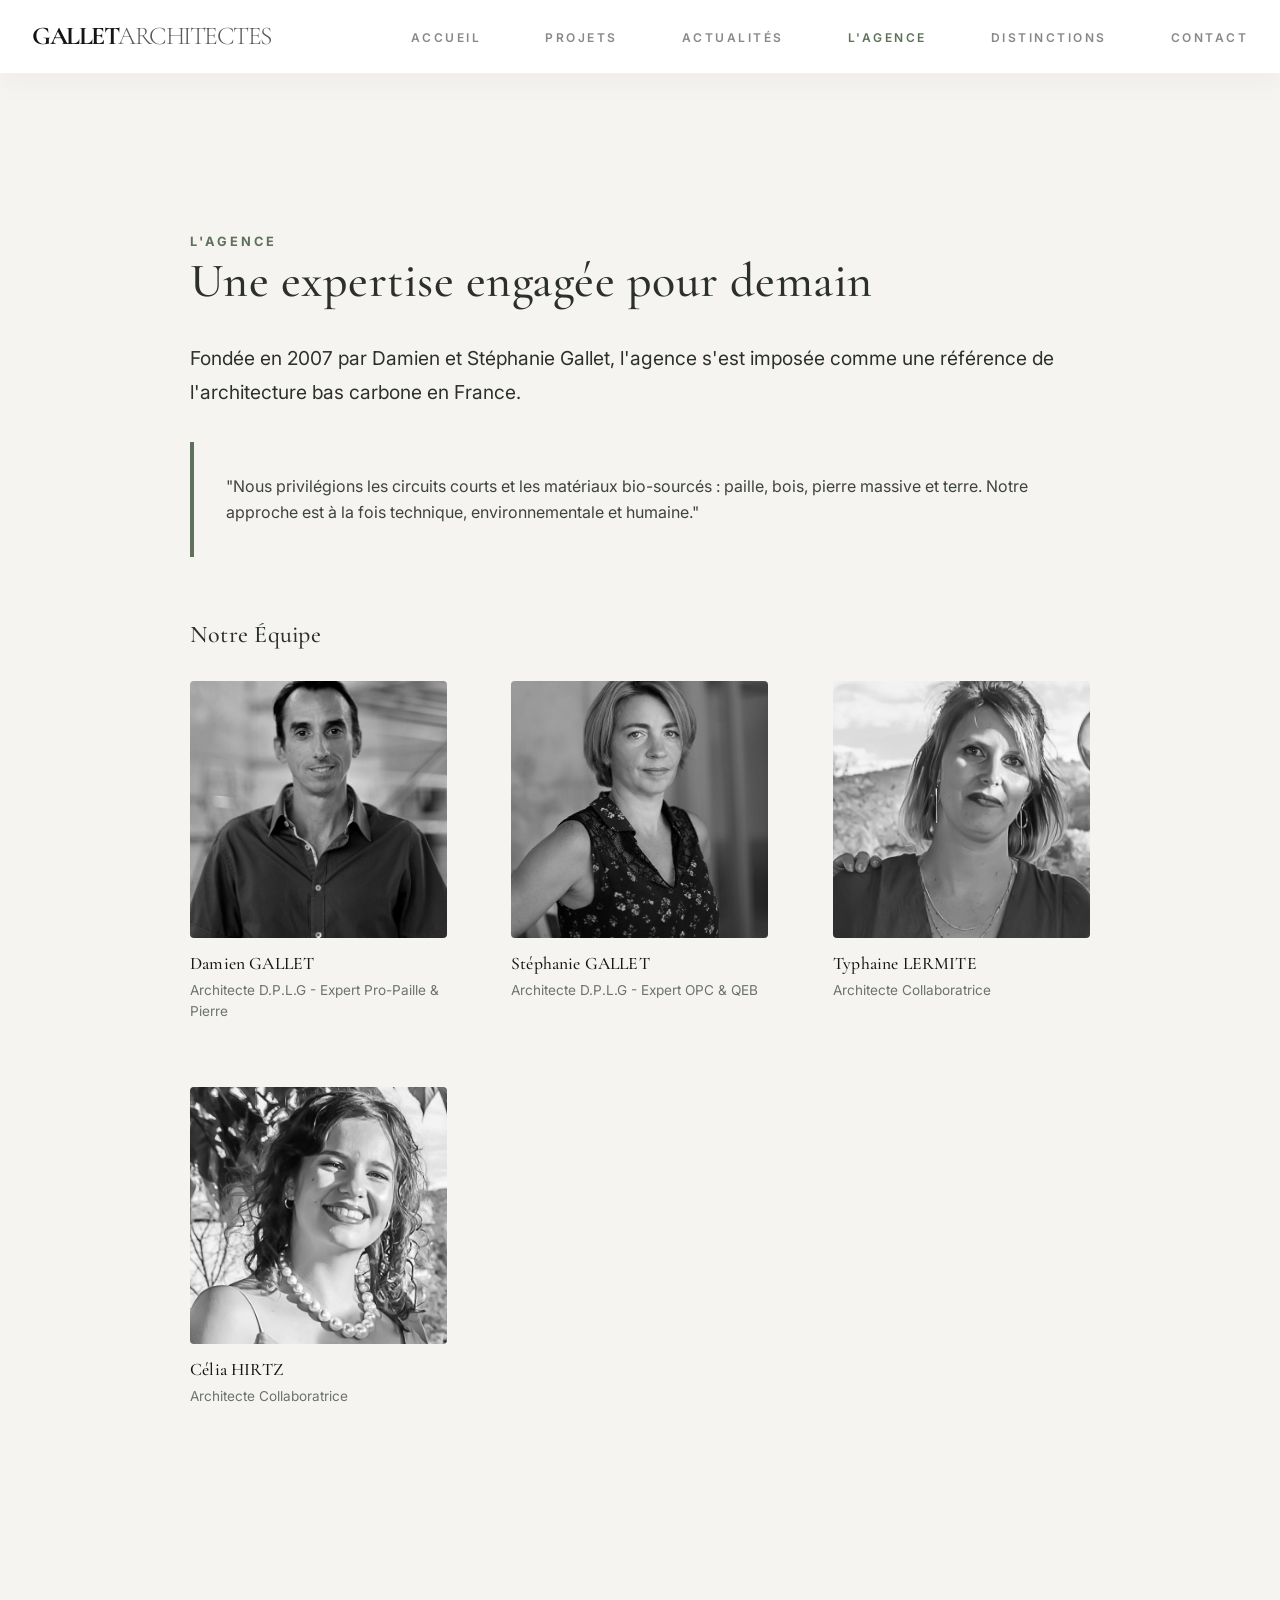
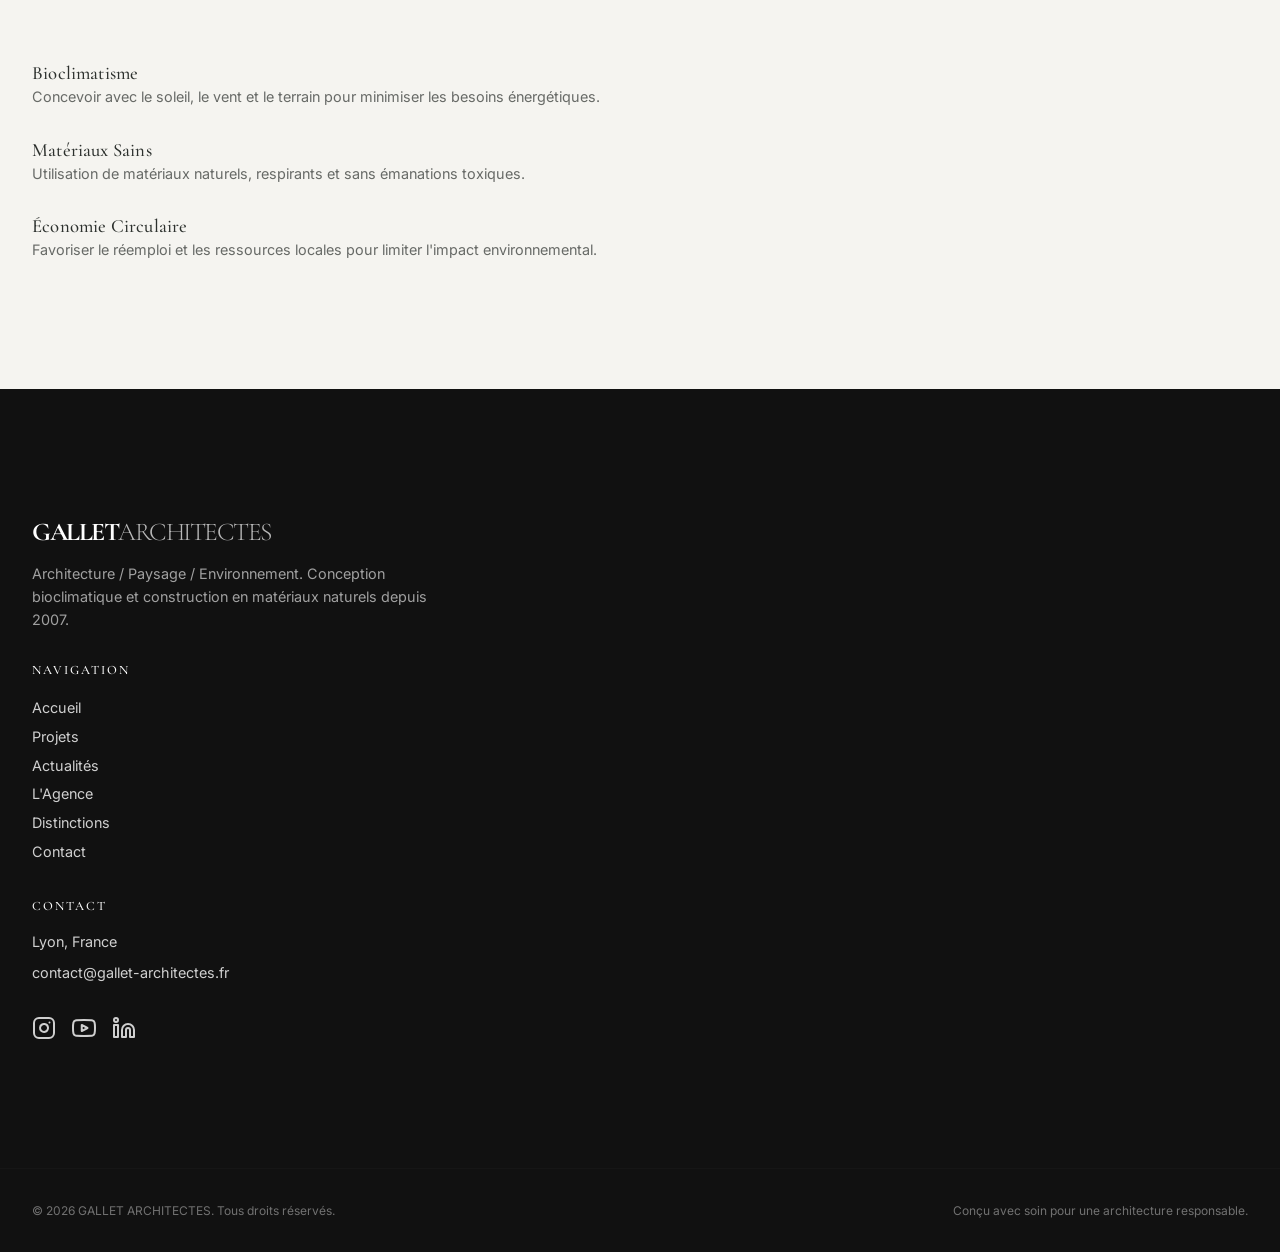
<file: agence.html>
<!DOCTYPE html>
<html lang="fr">

<head>
    <meta charset="UTF-8">
    <meta name="viewport" content="width=device-width, initial-scale=1.0">

    <!-- SEO Primaire -->
    <title>L'Agence Gallet Architectes | Damien & Stéphanie Gallet | Lyon depuis 2007</title>
    <meta name="description" content="Découvrez Gallet Architectes, fondée en 2007 par Damien et Stéphanie Gallet à Lyon. Experts en architecture bas carbone, construction bois, isolation paille et bâtiments passifs.">
    <meta name="keywords" content="Gallet architectes agence, Damien Gallet architecte Lyon, Stéphanie Gallet architecte, agence architecture durable Lyon, architecture bois paille pierre, bioclimatisme Lyon">
    <meta name="author" content="Gallet Architectes">
    <meta name="robots" content="index, follow">

    <!-- Canonical URL -->
    <link rel="canonical" href="https://gallet-architecture.vercel.app/agence.html">

    <!-- Open Graph -->
    <meta property="og:type" content="website">
    <meta property="og:title" content="L'Agence Gallet Architectes | Damien & Stéphanie Gallet | Lyon">
    <meta property="og:description" content="Fondée en 2007 par Damien et Stéphanie Gallet à Lyon. Experts en architecture bas carbone : bois, paille, pierre massive, bâtiments passifs.">
    <meta property="og:url" content="https://gallet-architecture.vercel.app/agence.html">
    <meta property="og:site_name" content="Gallet Architectes">
    <meta property="og:locale" content="fr_FR">

    <!-- Twitter Card -->
    <meta name="twitter:card" content="summary_large_image">
    <meta name="twitter:title" content="L'Agence Gallet Architectes | Lyon depuis 2007">
    <meta name="twitter:description" content="Damien et Stéphanie Gallet, architectes experts en construction durable à Lyon : bois, paille, pierre massive, bâtiments passifs.">

    <!-- Schema.org JSON-LD -->
    <script type="application/ld+json">
    {
      "@context": "https://schema.org",
      "@type": "AboutPage",
      "name": "L'Agence Gallet Architectes",
      "url": "https://gallet-architecture.vercel.app/agence.html",
      "description": "Présentation de l'équipe et de l'expertise de Gallet Architectes, fondée en 2007 à Lyon.",
      "mainEntity": {
        "@type": "ArchitectureFirm",
        "name": "Gallet Architectes",
        "url": "https://gallet-architecture.vercel.app/",
        "foundingDate": "2007",
        "email": "contact@gallet-architectes.fr",
        "address": {
          "@type": "PostalAddress",
          "addressLocality": "Lyon",
          "addressCountry": "FR"
        },
        "employee": [
          {
            "@type": "Person",
            "name": "Damien Gallet",
            "jobTitle": "Architecte D.P.L.G — Expert Pro-Paille & Pierre"
          },
          {
            "@type": "Person",
            "name": "Stéphanie Gallet",
            "jobTitle": "Architecte D.P.L.G — Expert OPC & QEB"
          },
          {
            "@type": "Person",
            "name": "Typhaine Lermite",
            "jobTitle": "Architecte Collaboratrice"
          },
          {
            "@type": "Person",
            "name": "Célia Hirtz",
            "jobTitle": "Architecte Collaboratrice"
          }
        ]
      }
    }
    </script>

    <!-- Fonts -->
    <link rel="preconnect" href="https://fonts.googleapis.com">
    <link rel="preconnect" href="https://fonts.gstatic.com" crossorigin>
    <link
        href="https://fonts.googleapis.com/css2?family=Cormorant+Garamond:ital,wght@0,300;0,400;0,500;0,600;0,700;1,300;1,400&family=Inter:wght@300;400;500;600&display=swap"
        rel="stylesheet">

    <!-- Favicon -->
    <link rel="icon" type="image/svg+xml" href="/favicon.svg">

    <!-- Styles -->
    <link rel="stylesheet" href="style.css">
</head>

<body>

    <header id="main-header" class="scrolled">
        <div class="container nav-content">
            <a href="index.html" class="logo">GALLET<span>ARCHITECTES</span></a>
            <button id="menu-toggle" aria-label="Menu">
                <span></span>
                <span></span>
                <span></span>
            </button>
            <nav id="main-nav">
                <ul>
                    <li><a href="index.html">Accueil</a></li>
                    <li><a href="projet.html">Projets</a></li>
                    <li><a href="actualites.html">Actualités</a></li>
                    <li><a href="agence.html" class="active" style="color: var(--accent);">L'Agence</a></li>
                    <li><a href="distinctions.html">Distinctions</a></li>
                    <li><a href="index.html#contact">Contact</a></li>
                </ul>
            </nav>
        </div>
    </header>

    <main style="padding-top: 100px;">
        <!-- Agency Detail Section -->
        <section class="section-padding container">
            <div class="grid"
                style="grid-template-columns: 1fr; gap: var(--space-lg); max-width: 900px; margin: 0 auto;">
                <div class="reveal active">
                    <span
                        style="text-transform: uppercase; letter-spacing: 3px; font-size: 0.8rem; color: var(--accent); font-weight: 700;">L'Agence</span>
                    <h1 class="section-title">Une expertise engagée pour demain</h1>

                    <p style="font-size: 1.2rem; margin-bottom: var(--space-md); line-height: 1.8;">Fondée en 2007 par
                        Damien et Stéphanie Gallet, l'agence s'est imposée comme une référence de l'architecture bas
                        carbone en France.</p>

                    <div
                        style="background: var(--off-white); padding: var(--space-md); border-left: 4px solid var(--accent); margin-bottom: var(--space-md);">
                        <p style="opacity: 0.9;">"Nous privilégions les circuits courts et les matériaux bio-sourcés :
                            paille, bois, pierre massive et terre. Notre approche est à la fois technique,
                            environnementale et humaine."</p>
                    </div>

                    <h2 style="margin-top: var(--space-lg); margin-bottom: var(--space-sm);">Notre Équipe</h2>
                    <div class="team-grid">
                        <div class="team-member reveal">
                            <div class="team-img-container">
                                <img src="perso/damien.jpg" alt="Damien GALLET">
                            </div>
                            <h4>Damien GALLET</h4>
                            <p>Architecte D.P.L.G - Expert Pro-Paille & Pierre</p>
                        </div>
                        <div class="team-member reveal">
                            <div class="team-img-container">
                                <img src="perso/stephanie.jpg" alt="Stéphanie GALLET">
                            </div>
                            <h4>Stéphanie GALLET</h4>
                            <p>Architecte D.P.L.G - Expert OPC & QEB</p>
                        </div>
                        <div class="team-member reveal">
                            <div class="team-img-container">
                                <img src="perso/tiphaine.jpg" alt="Typhaine LERMITE">
                            </div>
                            <h4>Typhaine LERMITE</h4>
                            <p>Architecte Collaboratrice</p>
                        </div>
                        <div class="team-member reveal">
                            <div class="team-img-container">
                                <img src="perso/celia.jpg" alt="Célia HIRTZ">
                            </div>
                            <h4>Célia HIRTZ</h4>
                            <p>Architecte Collaboratrice</p>
                        </div>
                    </div>
                </div>
            </div>
        </section>

        <!-- Values Section -->
        <section class="section-padding bg-dark">
            <div class="container grid">
                <div class="reveal">
                    <h3>Bioclimatisme</h3>
                    <p style="opacity: 0.7; font-size: 0.9rem;">Concevoir avec le soleil, le vent et le terrain pour
                        minimiser les besoins énergétiques.</p>
                </div>
                <div class="reveal">
                    <h3>Matériaux Sains</h3>
                    <p style="opacity: 0.7; font-size: 0.9rem;">Utilisation de matériaux naturels, respirants et sans
                        émanations toxiques.</p>
                </div>
                <div class="reveal">
                    <h3>Économie Circulaire</h3>
                    <p style="opacity: 0.7; font-size: 0.9rem;">Favoriser le réemploi et les ressources locales pour
                        limiter l'impact environnemental.</p>
                </div>
            </div>
        </section>
    </main>

    <footer style="background: #111; color: white; padding: var(--space-xl) 0 var(--space-md);">
        <div class="container grid">
            <div>
                <h3 class="logo" style="margin-bottom: var(--space-sm);">GALLET<span>ARCHITECTES</span></h3>
                <p style="font-size: 0.9rem; opacity: 0.6; max-width: 400px;">Architecture / Paysage / Environnement.
                    Conception bioclimatique et construction en matériaux naturels depuis 2007.</p>
            </div>
            <div>
                <h4
                    style="margin-bottom: var(--space-sm); text-transform: uppercase; letter-spacing: 2px; font-size: 0.8rem;">
                    Navigation</h4>
                <ul style="font-size: 0.9rem; opacity: 0.8; line-height: 2;">
                    <li><a href="index.html">Accueil</a></li>
                    <li><a href="projet.html">Projets</a></li>
                    <li><a href="actualites.html">Actualités</a></li>
                    <li><a href="agence.html">L'Agence</a></li>
                    <li><a href="distinctions.html">Distinctions</a></li>
                    <li><a href="index.html#contact">Contact</a></li>
                </ul>
            </div>
            <div>
                <h4
                    style="margin-bottom: var(--space-sm); text-transform: uppercase; letter-spacing: 2px; font-size: 0.8rem;">
                    Contact</h4>
                <p style="font-size: 0.9rem; opacity: 0.8;">Lyon, France</p>
                <p style="font-size: 0.9rem; opacity: 0.8; margin-top: 0.5rem;">contact@gallet-architectes.fr</p>
                <div id="social-icons-container"
                    style="margin-top: var(--space-md); display: flex; gap: var(--space-sm);"></div>
            </div>
        </div>
        <div class="container"
            style="margin-top: var(--space-xl); padding-top: var(--space-md); border-top: 1px solid rgba(255,255,255,0.05); font-size: 0.75rem; opacity: 0.4; display: flex; justify-content: space-between;">
            <p>&copy; 2026 GALLET ARCHITECTES. Tous droits réservés.</p>
            <p>Conçu avec soin pour une architecture responsable.</p>
        </div>
    </footer>

    <script src="data.js"></script>
    <script src="script.js"></script>
</body>

</html>
</file>
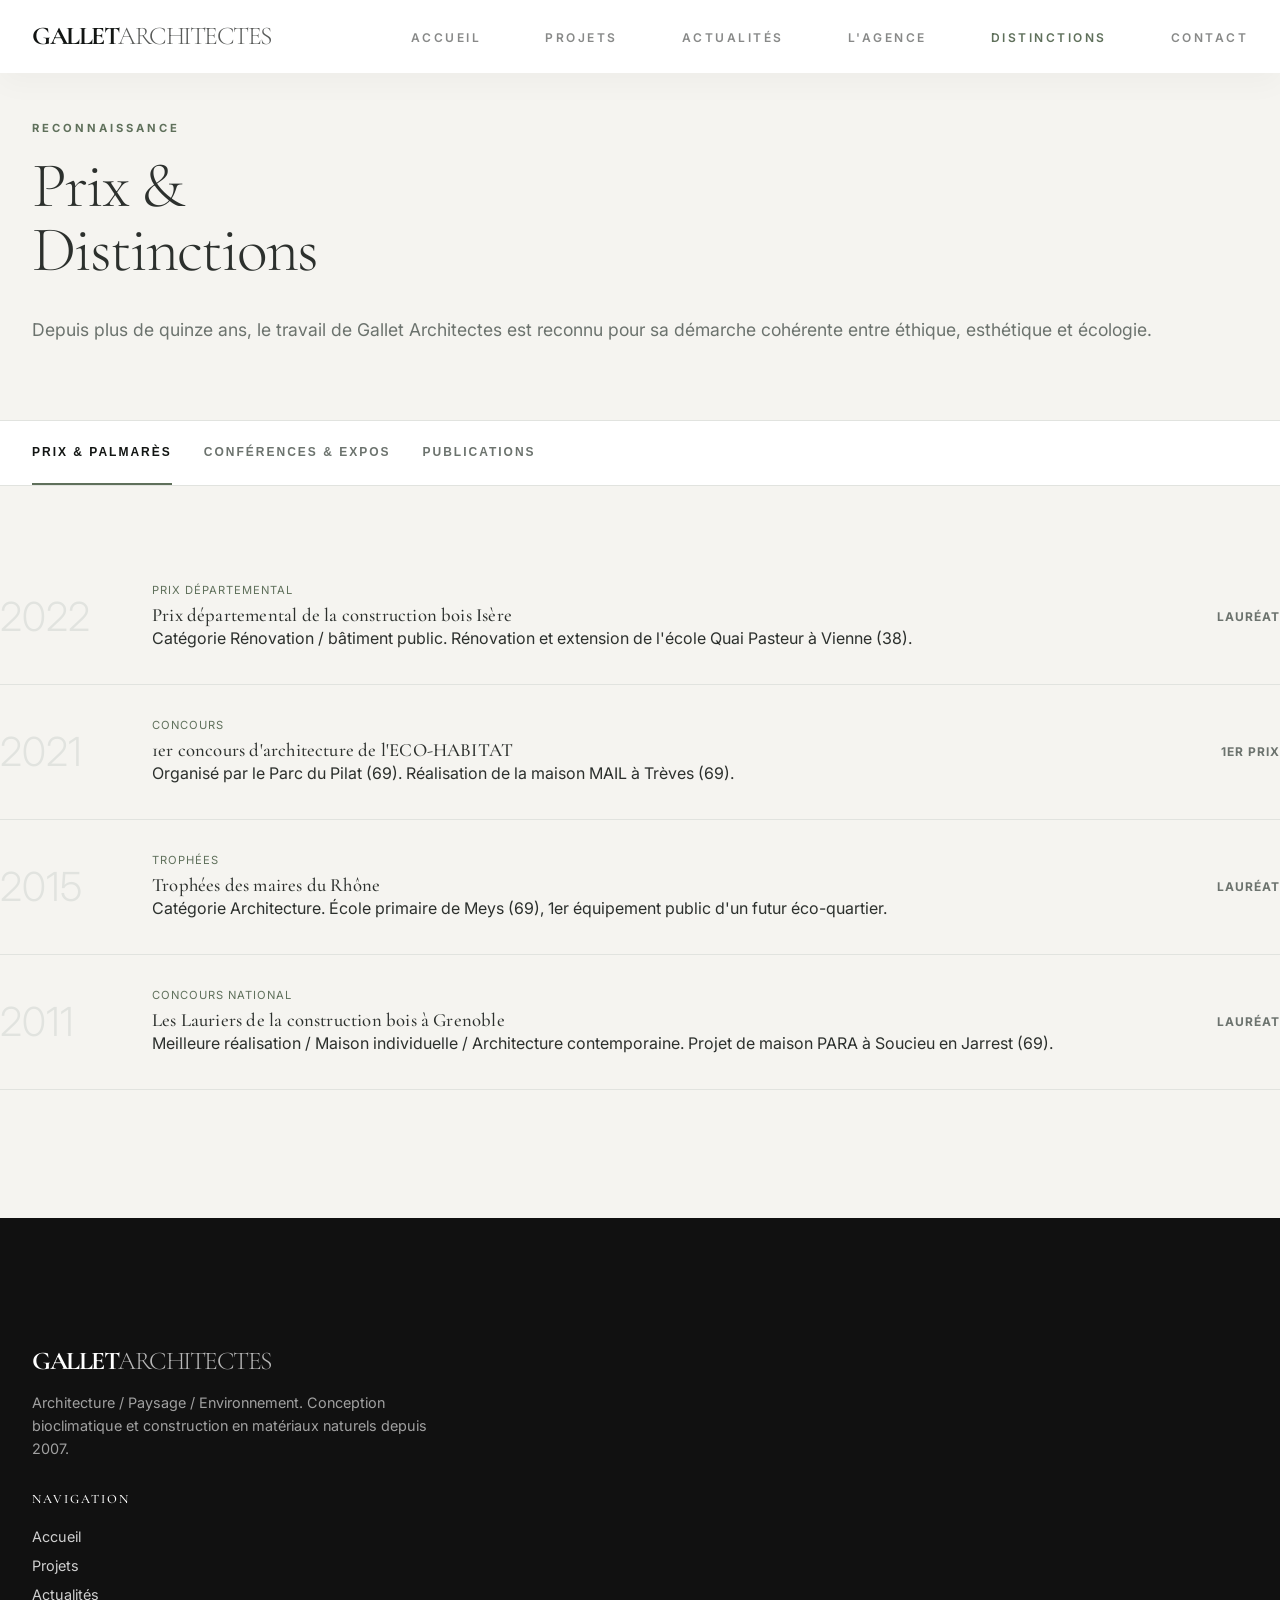
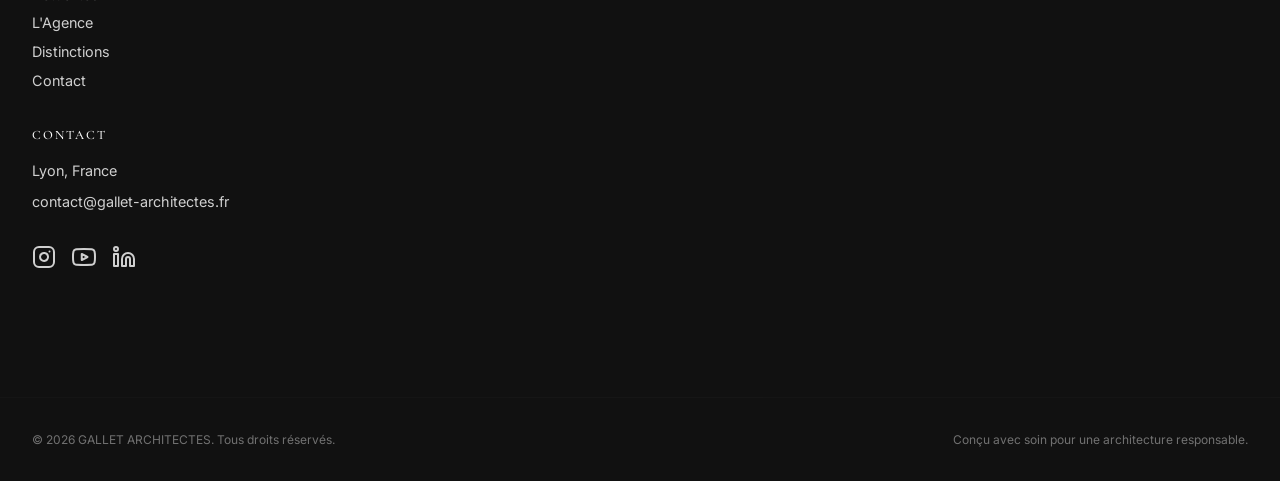
<file: distinctions.html>
<!DOCTYPE html>
<html lang="fr">
<head>
    <meta charset="UTF-8">
    <meta name="viewport" content="width=device-width, initial-scale=1.0">

    <!-- SEO Primaire -->
    <title>Prix & Distinctions | Gallet Architectes | Architecture Primée à Lyon</title>
    <meta name="description" content="Prix, palmarès, conférences et publications de Gallet Architectes. Une agence d'architecture récompensée pour sa démarche éthique, esthétique et écologique depuis plus de 15 ans.">
    <meta name="keywords" content="distinctions Gallet architectes, prix architecture Lyon, palmarès architecture durable, récompenses architecture bois paille, conférences architecture bioclimatique">
    <meta name="author" content="Gallet Architectes">
    <meta name="robots" content="index, follow">

    <!-- Canonical URL -->
    <link rel="canonical" href="https://gallet-architecture.vercel.app/distinctions.html">

    <!-- Open Graph -->
    <meta property="og:type" content="website">
    <meta property="og:title" content="Prix & Distinctions | Gallet Architectes | Architecture Primée">
    <meta property="og:description" content="Prix, palmarès, conférences et publications de Gallet Architectes. Une approche cohérente entre éthique, esthétique et écologie récompensée depuis plus de 15 ans.">
    <meta property="og:url" content="https://gallet-architecture.vercel.app/distinctions.html">
    <meta property="og:site_name" content="Gallet Architectes">
    <meta property="og:locale" content="fr_FR">

    <!-- Twitter Card -->
    <meta name="twitter:card" content="summary_large_image">
    <meta name="twitter:title" content="Prix & Distinctions | Gallet Architectes">
    <meta name="twitter:description" content="Palmarès, conférences et publications de Gallet Architectes, agence d'architecture durable primée à Lyon.">

    <!-- Fonts -->
    <link rel="preconnect" href="https://fonts.googleapis.com">
    <link rel="preconnect" href="https://fonts.gstatic.com" crossorigin>
    <link href="https://fonts.googleapis.com/css2?family=Cormorant+Garamond:ital,wght@0,300;0,400;0,500;0,600;0,700;1,300;1,400&family=Inter:wght@300;400;500;600&display=swap" rel="stylesheet">

    <!-- Favicon -->
    <link rel="icon" type="image/svg+xml" href="/favicon.svg">

    <!-- Styles -->
    <link rel="stylesheet" href="style.css">
</head>
<body>

    <header id="main-header" class="scrolled">
        <div class="container nav-content">
            <a href="index.html" class="logo">GALLET<span>ARCHITECTES</span></a>
            <button id="menu-toggle" aria-label="Menu">
                <span></span>
                <span></span>
                <span></span>
            </button>
            <nav id="main-nav">
                <ul>
                    <li><a href="index.html">Accueil</a></li>
                    <li><a href="projet.html">Projets</a></li>
                    <li><a href="actualites.html">Actualités</a></li>
                    <li><a href="agence.html">L'Agence</a></li>
                    <li><a href="distinctions.html" class="active" style="color: var(--accent);">Distinctions</a></li>
                    <li><a href="index.html#contact">Contact</a></li>
                </ul>
            </nav>
        </div>
    </header>

    <main style="padding-top: 120px;">
        <!-- Header Section -->
        <header class="container grid" style="align-items: end; padding-bottom: var(--space-lg); border-bottom: 1px solid var(--gray-light);">
            <div>
                <p style="text-transform: uppercase; letter-spacing: 3px; font-size: 0.7rem; color: var(--accent); font-weight: 700; margin-bottom: 1rem;">Reconnaissance</p>
                <h1 style="font-size: clamp(2.5rem, 5vw, 4rem); font-weight: 300; margin-bottom: 0; letter-spacing: -2px; line-height: 1;">Prix &<br>Distinctions</h1>
            </div>
            <p style="color: var(--text-muted); font-size: 1.1rem; line-height: 1.8; margin-bottom: 10px;">Depuis plus de quinze ans, le travail de Gallet Architectes est reconnu pour sa démarche cohérente entre éthique, esthétique et écologie.</p>
        </header>

        <!-- Tabs -->
        <div style="position: sticky; top: 80px; background: white; z-index: 100; border-bottom: 1px solid var(--gray-light); overflow-x: auto;">
            <div class="container" style="display: flex; gap: var(--space-md); min-width: max-content;">
                <button class="tab-btn active" data-tab="prix" style="background: none; border: none; padding: 1.5rem 0; font-size: 0.75rem; font-weight: 600; text-transform: uppercase; letter-spacing: 2px; cursor: pointer; border-bottom: 2px solid var(--accent); color: var(--primary);">Prix & Palmarès</button>
                <button class="tab-btn" data-tab="conferences" style="background: none; border: none; padding: 1.5rem 0; font-size: 0.75rem; font-weight: 600; text-transform: uppercase; letter-spacing: 2px; cursor: pointer; border-bottom: 2px solid transparent; color: var(--text-muted);">Conférences & Expos</button>
                <button class="tab-btn" data-tab="publications" style="background: none; border: none; padding: 1.5rem 0; font-size: 0.75rem; font-weight: 600; text-transform: uppercase; letter-spacing: 2px; cursor: pointer; border-bottom: 2px solid transparent; color: var(--text-muted);">Publications</button>
            </div>
        </div>

        <!-- Content Sections -->
        <div class="container" style="padding: var(--space-lg) 0 var(--space-xl);">
            <!-- Section Prix -->
            <section id="tab-prix" class="tab-content active">
                <div id="awards-list" class="distinction-list">
                    <!-- Dynamically populated -->
                </div>
            </section>

            <!-- Section Conférences -->
            <section id="tab-conferences" class="tab-content" style="display: none;">
                <div id="conferences-grid" class="grid" style="grid-template-columns: repeat(auto-fit, minmax(300px, 1fr)); background: var(--gray-light);">
                    <!-- Dynamically populated -->
                </div>
            </section>

            <!-- Section Publications -->
            <section id="tab-publications" class="tab-content" style="display: none;">
                <div id="publications-list" class="distinction-list">
                    <!-- Dynamically populated -->
                </div>
            </section>
        </div>
    </main>

    <footer style="background: #111; color: white; padding: var(--space-xl) 0 var(--space-md);">
        <div class="container grid">
            <div>
                <h3 class="logo" style="margin-bottom: var(--space-sm);">GALLET<span>ARCHITECTES</span></h3>
                <p style="font-size: 0.9rem; opacity: 0.6; max-width: 400px;">Architecture / Paysage / Environnement. Conception bioclimatique et construction en matériaux naturels depuis 2007.</p>
            </div>
            <div>
                <h4 style="margin-bottom: var(--space-sm); text-transform: uppercase; letter-spacing: 2px; font-size: 0.8rem;">Navigation</h4>
                <ul style="font-size: 0.9rem; opacity: 0.8; line-height: 2;">
                    <li><a href="index.html">Accueil</a></li>
                    <li><a href="projet.html">Projets</a></li>
                    <li><a href="actualites.html">Actualités</a></li>
                    <li><a href="agence.html">L'Agence</a></li>
                    <li><a href="distinctions.html">Distinctions</a></li>
                    <li><a href="index.html#contact">Contact</a></li>
                </ul>
            </div>
            <div>
                <h4 style="margin-bottom: var(--space-sm); text-transform: uppercase; letter-spacing: 2px; font-size: 0.8rem;">Contact</h4>
                <p style="font-size: 0.9rem; opacity: 0.8;">Lyon, France</p>
                <p style="font-size: 0.9rem; opacity: 0.8; margin-top: 0.5rem;">contact@gallet-architectes.fr</p>
                <div id="social-icons-container" style="margin-top: var(--space-md); display: flex; gap: var(--space-sm);"></div>
            </div>
        </div>
        <div class="container" style="margin-top: var(--space-xl); padding-top: var(--space-md); border-top: 1px solid rgba(255,255,255,0.05); font-size: 0.75rem; opacity: 0.4; display: flex; justify-content: space-between;">
            <p>&copy; 2026 GALLET ARCHITECTES. Tous droits réservés.</p>
            <p>Conçu avec soin pour une architecture responsable.</p>
        </div>
    </footer>

    <script src="data.js"></script>
    <script src="script.js"></script>
</body>
</html>
</file>
<file: style.css>
/* Global Design System: Gallet Architectes 2.0 Premium */

:root {
    /* Colors - Curated Organic-Tech Palette */
    --primary: #121513; /* Forest Charcoal */
    --primary-charcoal: #121513;
    --accent: #5F705B; /* Sage Green */
    --accent-dark: #3E4B3B;
    --accent-light: #D5DDD3;
    --accent-clay: #C56C51; /* Warm Terracotta / Wood & Clay */
    --accent-clay-dark: #A3523B;
    --text: #2C302D; /* Mineral Charcoal */
    --text-muted: #6C736E;
    --off-white: #F5F4F0; /* Warm Limestone Beige */
    --gray-light: #E1E3DF;
    --glass: rgba(245, 244, 240, 0.75);
    --glass-border: rgba(95, 112, 91, 0.15);

    /* Typography */
    --font-main: 'Inter', sans-serif;
    --font-heading: 'Cormorant Garamond', serif;

    /* Spacing - Responsive */
    --container-w: 1600px;
    --space-xs: clamp(0.25rem, 1vw, 0.5rem);
    --space-sm: clamp(0.5rem, 2vw, 1rem);
    --space-md: clamp(1rem, 4vw, 2rem);
    --space-lg: clamp(2rem, 8vw, 4rem);
    --space-xl: clamp(4rem, 12vw, 8rem);

    /* Effects */
    --transition: all 0.6s cubic-bezier(0.16, 1, 0.3, 1);
    --transition-fast: all 0.3s cubic-bezier(0.16, 1, 0.3, 1);
    --shadow: 0 30px 60px rgba(18, 21, 19, 0.05);
}

/* Base Reset */
* {
    margin: 0;
    padding: 0;
    box-sizing: border-box;
}

html {
    scroll-behavior: smooth;
}

body {
    font-family: var(--font-main);
    color: var(--text);
    background-color: var(--off-white);
    line-height: 1.6;
    overflow-x: hidden;
}

.overflow-hidden {
    overflow: hidden;
}

h1,
h2,
h3,
h4 {
    font-family: var(--font-heading);
    font-weight: 500;
    line-height: 1.15;
    letter-spacing: 0.01em;
}

.section-title {
    font-size: clamp(2rem, 5vw, 3rem);
    margin-bottom: var(--space-md);
}

a {
    text-decoration: none;
    color: inherit;
    transition: var(--transition);
}

ul {
    list-style: none;
}

img {
    max-width: 100%;
    display: block;
}

.container {
    max-width: var(--container-w);
    margin: 0 auto;
    padding: 0 var(--space-md);
}

/* Extra margin safety on smartphones to prevent text from touching screen edges */
@media (max-width: 576px) {
    .container {
        padding: 0 1.5rem !important;
    }
}

.grid {
    display: grid;
    gap: var(--space-md);
}

.section-padding {
    padding: var(--space-xl) 0;
}



/* Header & Navigation */
#main-header {
    position: fixed;
    top: 0;
    left: 0;
    width: 100%;
    z-index: 1000;
    padding: var(--space-lg) 0;
    transition: var(--transition);
    color: white; /* Default state on Hero */
}

#main-header.scrolled {
    background: rgba(255, 255, 255, 0.98);
    backdrop-filter: blur(15px);
    padding: var(--space-sm) 0;
    box-shadow: 0 10px 30px rgba(0, 0, 0, 0.03);
    color: var(--primary);
}

.logo {
    font-family: var(--font-heading);
    font-weight: 900;
    letter-spacing: -1.5px;
    font-size: 1.6rem;
    text-transform: uppercase;
    color: inherit;
    transition: var(--transition-fast);
}

.logo span {
    font-weight: 300;
    opacity: 0.7;
}

.nav-content {
    display: flex;
    justify-content: space-between;
    align-items: center;
}

/* Hamburger Menu Toggle */
#menu-toggle {
    display: none;
    flex-direction: column;
    justify-content: space-between;
    width: 30px;
    height: 20px;
    background: none;
    border: none;
    cursor: pointer;
    z-index: 1001;
    padding: 0;
}

#menu-toggle span {
    display: block;
    width: 100%;
    height: 2px;
    background-color: currentColor;
    transition: var(--transition);
}

#menu-toggle.active span:nth-child(1) {
    transform: translateY(9px) rotate(45deg);
}

#menu-toggle.active span:nth-child(2) {
    opacity: 0;
}

#menu-toggle.active span:nth-child(3) {
    transform: translateY(-9px) rotate(-45deg);
}

nav ul {
    display: flex;
    gap: var(--space-lg);
}

nav a {
    font-size: 0.75rem;
    font-weight: 600;
    text-transform: uppercase;
    letter-spacing: 2.5px;
    color: inherit;
    opacity: 0.5;
    transition: var(--transition-fast);
}

nav a:hover,
nav a.active {
    opacity: 1;
}

#news-container {
    grid-template-columns: repeat(auto-fit, minmax(min(100%, 350px), 1fr));
    gap: var(--space-md);
}
.hero {
    height: 100vh;
    position: relative;
    display: flex;
    align-items: center;
    justify-content: center;
    color: white;
    text-align: center;
}

.video-background {
    position: absolute;
    top: 0;
    left: 0;
    width: 100%;
    height: 100%;
    z-index: 0;
}

.video-background video {
    position: absolute;
    top: 50%;
    left: 50%;
    width: 100%;
    height: 100%;
    transform: translate(-50%, -50%);
    object-fit: cover;
    pointer-events: none;
}

.hero-overlay {
    position: absolute;
    top: 0;
    left: 0;
    width: 100%;
    height: 100%;
    background: rgba(0, 0, 0, 0.5);
    /* Semi-transparent black */
    z-index: 1;
}

.hero-content {
    position: relative;
    z-index: 2;
    max-width: 900px;
}

.hero h1 {
    font-size: clamp(3rem, 8vw, 6rem);
    margin-bottom: var(--space-sm);
    line-height: 0.9;
}

.hero h1 span {
    color: var(--accent-light);
}

.filter-group {
    display: flex;
    gap: 1rem;
    flex-wrap: wrap;
    margin-top: var(--space-md);
}

/* Buttons */
.filter-btn {
    padding: 0.8rem 1.8rem;
    border: none;
    background: var(--gray-light);
    border-radius: 50px;
    cursor: pointer;
    font-size: 0.8rem;
    font-weight: 500;
    text-transform: uppercase;
    letter-spacing: 1px;
    transition: var(--transition);
}

.filter-btn.active,
.filter-btn:hover {
    background: var(--primary);
    color: white;
}

/* Project Grid (Masonry Inspired) */
.project-grid {
    display: block;
    columns: 3;
    column-gap: var(--space-md);
    margin-top: var(--space-lg);
}

.project-card {
    break-inside: avoid;
    margin-bottom: var(--space-md);
    cursor: pointer;
    position: relative;
    overflow: hidden;
    background: white;
    transition: var(--transition);
    border-radius: 2px;
    display: inline-block;
    width: 100%;
}

.project-img-fallback {
    width: 100%;
    background: var(--gray-light);
    overflow: hidden;
}

.project-card:hover {
    box-shadow: var(--shadow);
}

.project-card img {
    width: 100%;
    height: 100%;
    object-fit: cover;
    transition: transform 1.2s cubic-bezier(0.16, 1, 0.3, 1);
}

.project-card:hover img {
    transform: scale(1.08);
}

.project-overlay {
    position: absolute;
    inset: 0;
    background: linear-gradient(to top, rgba(0,0,0,0.8) 0%, transparent 60%);
    display: flex;
    flex-direction: column;
    justify-content: flex-end;
    padding: var(--space-md);
    opacity: 0;
    transition: var(--transition);
    z-index: 2;
}

.project-card:hover .project-overlay {
    opacity: 1;
}

.overlay-content {
    color: white;
    transform: translateY(20px);
    transition: var(--transition);
}

.project-card:hover .overlay-content {
    transform: translateY(0);
}

/* Team Section */
.team-grid {
    display: grid;
    grid-template-columns: repeat(auto-fit, minmax(200px, 1fr));
    gap: var(--space-lg);
    margin-top: var(--space-md);
}

.team-member {
    text-align: left;
}

.team-img-container {
    width: 100%;
    aspect-ratio: 1/1;
    overflow: hidden;
    background: var(--gray-light);
    margin-bottom: var(--space-sm);
    border-radius: 4px;
}

.team-member img {
    width: 100%;
    height: 100%;
    object-fit: cover;
    filter: grayscale(100%);
    transition: var(--transition);
}

.team-member:hover img {
    filter: grayscale(0%);
    transform: scale(1.05);
}

.team-member h4 {
    margin-bottom: 5px;
    font-size: 1.1rem;
    color: var(--primary);
}

.team-member p {
    font-size: 0.85rem;
    color: var(--text-muted);
}

.project-info-static {
    padding: var(--space-sm) var(--space-md) var(--space-md) var(--space-sm);
}

.project-info-static h3 {
    font-size: 1rem;
    margin-bottom: 2px;
}

.project-info-static p {
    font-size: 0.8rem;
    color: var(--text-muted);
}

/* Glass Cards */
.glass-card {
    background: var(--glass);
    backdrop-filter: blur(10px);
    border: 1px solid var(--glass-border);
    padding: var(--space-md);
}

/* Modal Styles */
.modal {
    position: fixed;
    top: 0;
    left: 0;
    width: 100%;
    height: 100%;
    z-index: 2000;
    display: none;
    align-items: center;
    justify-content: center;
    padding: var(--space-md);
}

.modal.active {
    display: flex;
}

.modal-overlay {
    position: absolute;
    top: 0;
    left: 0;
    width: 100%;
    height: 100%;
    background: rgba(0, 0, 0, 0.6);
    backdrop-filter: blur(5px);
}

.modal-container {
    position: relative;
    width: 100%;
    max-width: 1000px;
    max-height: 95vh;
    background: white;
    padding: var(--space-lg);
    border-radius: 4px;
    z-index: 1;
    overflow-y: auto;
    animation: modal-in 0.8s cubic-bezier(0.16, 1, 0.3, 1);
    box-shadow: 0 30px 100px rgba(0,0,0,0.3);
}


@keyframes modal-in {
    from {
        opacity: 0;
        transform: translateY(20px) scale(0.95);
    }

    to {
        opacity: 1;
        transform: translateY(0) scale(1);
    }
}

.modal-close {
    position: absolute;
    top: 1.5rem;
    right: 1.5rem;
    background: none;
    border: none;
    font-size: 2rem;
    cursor: pointer;
    color: var(--primary);
    opacity: 0.5;
}

/* Reveal Animation */
.reveal {
    opacity: 0;
    transform: translateY(40px);
    transition: opacity 1.2s cubic-bezier(0.16, 1, 0.3, 1), transform 1.2s cubic-bezier(0.16, 1, 0.3, 1);
    will-change: transform, opacity;
}

.reveal.active {
    opacity: 1;
    transform: translateY(0);
}



/* Responsive */
@media (max-width: 1200px) {
    :root {
        --space-xl: 6rem;
    }
}

@media (max-width: 1024px) {
    .project-grid {
        columns: 2;
    }

    .section-padding {
        padding: var(--space-lg) 0;
    }
    
    footer .container.grid {
        grid-template-columns: 1fr 1fr;
    }
}

@media (max-width: 768px) {
    #menu-toggle {
        display: flex;
    }

    nav {
        position: fixed;
        top: 0;
        right: -100%;
        width: 100%;
        height: 100vh;
        background: var(--primary);
        color: white;
        display: flex;
        align-items: center;
        justify-content: center;
        transition: 0.5s cubic-bezier(0.77, 0, 0.175, 1);
        z-index: 1000;
    }

    nav.active {
        right: 0;
    }

    nav ul {
        flex-direction: column;
        align-items: center;
        gap: 2rem;
    }

    nav a {
        font-size: 1.5rem;
    }

    .hero h1 {
        font-size: clamp(2.5rem, 12vw, 4rem);
    }

    footer .container.grid {
        grid-template-columns: 1fr;
        gap: var(--space-md);
        text-align: center;
    }

    footer .logo {
        margin: 0 auto var(--space-sm);
    }

    footer .container:last-child {
        flex-direction: column;
        gap: 10px;
        text-align: center;
    }

    .distinction-item {
        grid-template-columns: 1fr;
        text-align: center;
        gap: var(--space-sm);
    }

    .dist-year {
        font-size: 3rem;
    }

    .dist-badge {
        text-align: center;
    }
}

@media (max-width: 480px) {
    .project-grid {
        columns: 1;
    }

    .filter-group {
        justify-content: center;
    }

    .section-padding {
        padding: var(--space-md) 0;
    }
}

/* Distinction Styles */
.distinction-list {
    display: flex;
    flex-direction: column;
}

.distinction-item {
    display: grid;
    grid-template-columns: 120px 1fr 100px;
    gap: var(--space-md);
    padding: var(--space-md) 0;
    border-bottom: 1px solid var(--gray-light);
    align-items: center;
    transition: var(--transition);
}

.distinction-item:hover {
    background: white;
    padding-left: var(--space-sm);
    padding-right: var(--space-sm);
    box-shadow: var(--shadow);
}

.dist-year {
    font-size: 2.5rem;
    font-weight: 300;
    color: var(--gray-light);
    transition: var(--transition);
}

.distinction-item:hover .dist-year {
    color: var(--accent);
}

.dist-tag {
    font-size: 0.7rem;
    text-transform: uppercase;
    letter-spacing: 1px;
    color: var(--accent);
    display: block;
    margin-bottom: 5px;
}

.dist-badge {
    font-size: 0.75rem;
    text-transform: uppercase;
    letter-spacing: 1px;
    font-weight: 700;
    color: var(--text-muted);
    text-align: right;
}

.tab-content {
    animation: fadeIn 0.5s ease;
}

@keyframes fadeIn {
    from { opacity: 0; transform: translateY(10px); }
    to { opacity: 1; transform: translateY(0); }
}

/* ==========================================================================
   2.0 PREMIUM DETAILS LAYOUT (`projet-detail.html`)
   ========================================================================== */

/* Breadcrumbs & Back Link */
.detail-breadcrumbs {
    margin-bottom: var(--space-md);
}

.back-link {
    display: inline-flex;
    align-items: center;
    gap: 8px;
    font-size: 0.8rem;
    font-weight: 700;
    text-transform: uppercase;
    letter-spacing: 2px;
    color: var(--accent);
    transition: var(--transition-fast);
    padding: 10px 10px 10px 0;
    position: relative;
    z-index: 50;
}

.back-link svg {
    transition: transform 0.3s ease;
    pointer-events: none;
}

.back-link:hover {
    color: var(--primary);
}

.back-link:hover svg {
    transform: translateX(-5px);
}

/* Main Grid Layout */
.project-detail-layout {
    display: grid;
    grid-template-columns: 1.2fr 1fr;
    gap: var(--space-lg);
    align-items: start;
    margin-bottom: var(--space-xl);
}

/* Left Pane: Sticky Gallery */
.detail-left-pane {
    position: sticky;
    top: 120px;
    display: flex;
    flex-direction: column;
    gap: var(--space-sm);
}

.detail-gallery-sticky {
    width: 100%;
    border-radius: 4px;
    overflow: hidden;
    background: var(--gray-light);
    box-shadow: var(--shadow);
}

/* Carousel Overrides for Premium 2.0 */
#detail-carousel {
    position: relative;
    aspect-ratio: 16/10;
    width: 100%;
    overflow: hidden;
}

#detail-carousel-inner {
    display: flex;
    width: 100%;
    height: 100%;
    position: relative;
}

#detail-carousel .carousel-item {
    position: absolute;
    top: 0;
    left: 0;
    width: 100%;
    height: 100%;
    object-fit: cover;
    opacity: 0;
    transition: opacity 0.8s cubic-bezier(0.16, 1, 0.3, 1);
    z-index: 1;
}

#detail-carousel .carousel-item.active {
    opacity: 1;
    z-index: 2;
}

#detail-carousel .carousel-btn {
    position: absolute;
    top: 50%;
    transform: translateY(-50%);
    background: rgba(245, 244, 240, 0.9);
    border: 1px solid rgba(18, 21, 19, 0.05);
    color: var(--primary);
    width: 44px;
    height: 44px;
    border-radius: 50%;
    display: flex;
    align-items: center;
    justify-content: center;
    cursor: pointer;
    z-index: 10;
    transition: var(--transition-fast);
    backdrop-filter: blur(5px);
}

#detail-carousel .carousel-btn:hover {
    background: var(--primary);
    color: white;
    box-shadow: 0 10px 20px rgba(0,0,0,0.1);
}

#detail-carousel .carousel-btn.prev {
    left: 20px;
}

#detail-carousel .carousel-btn.next {
    right: 20px;
}

#detail-carousel .carousel-indicators {
    position: absolute;
    bottom: 20px;
    left: 50%;
    transform: translateX(-50%);
    display: flex;
    gap: 8px;
    z-index: 10;
    background: rgba(18, 21, 19, 0.2);
    padding: 8px 14px;
    border-radius: 30px;
    backdrop-filter: blur(5px);
}

#detail-carousel .indicator {
    width: 8px;
    height: 8px;
    border-radius: 50%;
    background: rgba(255, 255, 255, 0.5);
    cursor: pointer;
    transition: var(--transition-fast);
}

#detail-carousel .indicator.active {
    background: white;
    transform: scale(1.3);
}

/* Single Image View */
.single-image-container {
    width: 100%;
    aspect-ratio: 16/10;
}

.detail-single-image {
    width: 100%;
    height: 100%;
    object-fit: cover;
}

/* Photo Credits */
.photo-credit {
    font-size: 0.75rem;
    color: var(--text-muted);
    font-weight: 500;
    letter-spacing: 0.5px;
    margin-top: var(--space-xs);
    display: flex;
    justify-content: flex-end;
    gap: 5px;
}

.photo-credit span {
    text-transform: uppercase;
    font-weight: 700;
    opacity: 0.7;
}

/* Right Pane: Content & Specifications */
.detail-right-pane {
    padding-left: var(--space-md);
    display: flex;
    flex-direction: column;
    gap: var(--space-md);
}

/* Header Text */
.detail-header-text {
    border-bottom: 1px solid var(--gray-light);
    padding-bottom: var(--space-sm);
}

.detail-category-label {
    font-size: 0.7rem;
    font-weight: 800;
    letter-spacing: 3px;
    color: var(--accent-clay);
    display: block;
    margin-bottom: 8px;
}

.detail-main-title {
    font-family: var(--font-heading);
    font-size: clamp(2rem, 4vw, 3.2rem);
    font-weight: 800;
    line-height: 1.1;
    color: var(--primary);
    letter-spacing: -1.5px;
    margin-bottom: 8px;
}

.detail-location-sub {
    font-size: 0.9rem;
    font-weight: 600;
    color: var(--text-muted);
    letter-spacing: 0.5px;
}

/* Ecological Material Badges */
.project-badges-container {
    background: white;
    border: 1px solid var(--gray-light);
    padding: var(--space-sm);
    border-radius: 4px;
}

.badges-flex {
    display: flex;
    flex-wrap: wrap;
    gap: 8px;
}

.badge {
    display: inline-flex;
    align-items: center;
    gap: 6px;
    font-size: 0.75rem;
    font-weight: 700;
    padding: 6px 12px;
    border-radius: 30px;
    letter-spacing: 0.5px;
    text-transform: uppercase;
}

.badge-wood {
    background: #EAF0EB;
    color: #2F5938;
    border: 1px solid #D5E1D6;
}

.badge-straw {
    background: #FEF9EB;
    color: #795B13;
    border: 1px solid #FDF0CE;
}

.badge-stone {
    background: #F2F2F2;
    color: #4D4D4D;
    border: 1px solid #E1E1E1;
}

.badge-earth {
    background: #FAF0EC;
    color: #8C472B;
    border: 1px solid #F5E0D7;
}

.badge-energy {
    background: #EBF7FF;
    color: #1A5E8C;
    border: 1px solid #D1EEFF;
}

/* Long Description & Content */
.detail-text-content {
    background: white;
    border: 1px solid var(--gray-light);
    padding: var(--space-md);
    border-radius: 4px;
}

.project-long-desc {
    font-size: 1.05rem;
    line-height: 1.8;
    color: var(--text);
}

/* Fiche Technique Grid style 2.0 */
.project-specs-grid {
    background: white;
    border: 1px solid var(--gray-light);
    padding: var(--space-md);
    border-radius: 4px;
}

.specs-title {
    font-family: var(--font-heading);
    font-size: 0.9rem;
    text-transform: uppercase;
    letter-spacing: 2px;
    color: var(--primary);
    border-bottom: 2px solid var(--accent);
    padding-bottom: 8px;
    margin-bottom: var(--space-sm);
    font-weight: 800;
}

.specs-table-2 {
    display: flex;
    flex-direction: column;
}

.spec-row-2 {
    display: flex;
    justify-content: space-between;
    padding: 12px 0;
    border-bottom: 1px solid var(--off-white);
    font-size: 0.9rem;
    transition: var(--transition-fast);
}

.spec-row-2:hover {
    padding-left: 8px;
    background: var(--off-white);
}

.spec-row-2:last-child {
    border-bottom: none;
}

.spec-row-2 .label {
    font-weight: 700;
    color: var(--text-muted);
}

.spec-row-2 .val {
    font-weight: 500;
    color: var(--primary);
    text-align: right;
    max-width: 60%;
}

/* Ecological Details List */
.project-specs-list-container {
    background: white;
    border: 1px solid var(--gray-light);
    padding: var(--space-md);
    border-radius: 4px;
}

.eco-specs-list {
    list-style: none;
    padding: 0;
    display: flex;
    flex-direction: column;
    gap: 12px;
}

.eco-specs-list li {
    display: flex;
    gap: 10px;
    font-size: 0.9rem;
    line-height: 1.6;
}

.eco-specs-list .bullet {
    color: var(--accent-clay);
    font-weight: bold;
}

.eco-specs-list .text {
    color: var(--text);
}

/* Action buttons */
.action-btn-pill {
    display: inline-flex;
    align-items: center;
    justify-content: center;
    gap: 10px;
    padding: 14px 24px;
    font-size: 0.8rem;
    font-weight: 700;
    text-transform: uppercase;
    letter-spacing: 1.5px;
    border-radius: 50px;
    cursor: pointer;
    transition: var(--transition-fast);
    font-family: var(--font-main);
}

.btn-outline {
    background: none;
    border: 1.5px solid var(--primary);
    color: var(--primary);
}

.btn-outline:hover {
    background: var(--primary);
    color: white;
}

.btn-filled {
    background: var(--accent-clay);
    border: 1.5px solid var(--accent-clay);
    color: white;
    flex-grow: 1;
}

.btn-filled:hover {
    background: var(--accent-clay-dark);
    border-color: var(--accent-clay-dark);
    box-shadow: 0 10px 20px rgba(197, 108, 81, 0.15);
}

/* Centered section headers */
.section-header-centered {
    margin-bottom: var(--space-lg);
    text-align: center;
}

.sub-indicator {
    font-size: 0.75rem;
    font-weight: 800;
    text-transform: uppercase;
    letter-spacing: 4px;
    color: var(--accent-clay);
    display: block;
    margin-bottom: 10px;
}

/* Project cards type 2.0 (Recommendations) */
.project-grid-2 {
    display: grid;
    grid-template-columns: repeat(auto-fit, minmax(280px, 1fr));
    gap: var(--space-md);
}

.project-card-2 {
    background: white;
    border-radius: 4px;
    overflow: hidden;
    border: 1px solid var(--gray-light);
    cursor: pointer;
    transition: var(--transition);
}

.project-card-2:hover {
    box-shadow: var(--shadow);
    transform: translateY(-5px);
    border-color: var(--accent);
}

.card-img-wrapper {
    width: 100%;
    aspect-ratio: 4/3;
    overflow: hidden;
    position: relative;
    background: var(--gray-light);
}

.card-img-wrapper img {
    width: 100%;
    height: 100%;
    object-fit: cover;
    transition: transform 1.2s cubic-bezier(0.16, 1, 0.3, 1);
}

.project-card-2:hover .card-img-wrapper img {
    transform: scale(1.06);
}

.card-overlay-modern {
    position: absolute;
    inset: 0;
    background: rgba(18, 21, 19, 0.3);
    opacity: 0;
    transition: var(--transition-fast);
    display: flex;
    align-items: center;
    justify-content: center;
    z-index: 2;
}

.project-card-2:hover .card-overlay-modern {
    opacity: 1;
}

.card-arrow-btn {
    width: 50px;
    height: 50px;
    border-radius: 50%;
    background: white;
    color: var(--primary);
    display: flex;
    align-items: center;
    justify-content: center;
    transform: scale(0.8);
    transition: var(--transition);
}

.project-card-2:hover .card-arrow-btn {
    transform: scale(1);
}

.card-text-wrapper {
    padding: var(--space-sm);
}

.card-category {
    font-size: 0.65rem;
    font-weight: 800;
    letter-spacing: 2px;
    color: var(--accent);
    display: block;
    margin-bottom: 6px;
}

.card-title {
    font-family: var(--font-heading);
    font-size: 1.05rem;
    font-weight: 700;
    color: var(--primary);
    margin-bottom: 4px;
    letter-spacing: -0.5px;
    line-height: 1.3;
}

.card-location {
    font-size: 0.8rem;
    color: var(--text-muted);
}

/* ==========================================================================
   2.0 GLASSMORPHISM OVERRIDES & RESPONSIVE TWEAKS
   ========================================================================== */

/* Glass Cards 2.0 */
.glass-card {
    background: rgba(255, 255, 255, 0.75);
    backdrop-filter: blur(15px);
    border: 1px solid rgba(95, 112, 91, 0.15);
    border-radius: 4px;
}

/* Grid Border Accent effect */
.grid-lines-effect {
    position: relative;
}

.grid-lines-effect::before {
    content: '';
    position: absolute;
    left: 0;
    top: 0;
    height: 100%;
    width: 1px;
    background: var(--gray-light);
}

/* Responsive Overrides for detail page layout */
@media (max-width: 1024px) {
    .project-detail-layout {
        grid-template-columns: 1fr;
        gap: var(--space-md);
    }
    
    .detail-left-pane {
        position: relative;
        top: 0;
    }
    
    .detail-right-pane {
        padding-left: 0;
    }
}

@media (max-width: 768px) {
    .detail-actions-panel {
        flex-direction: column;
    }
    
    .btn-outline, .btn-filled {
        width: 100%;
    }
}
</file>
